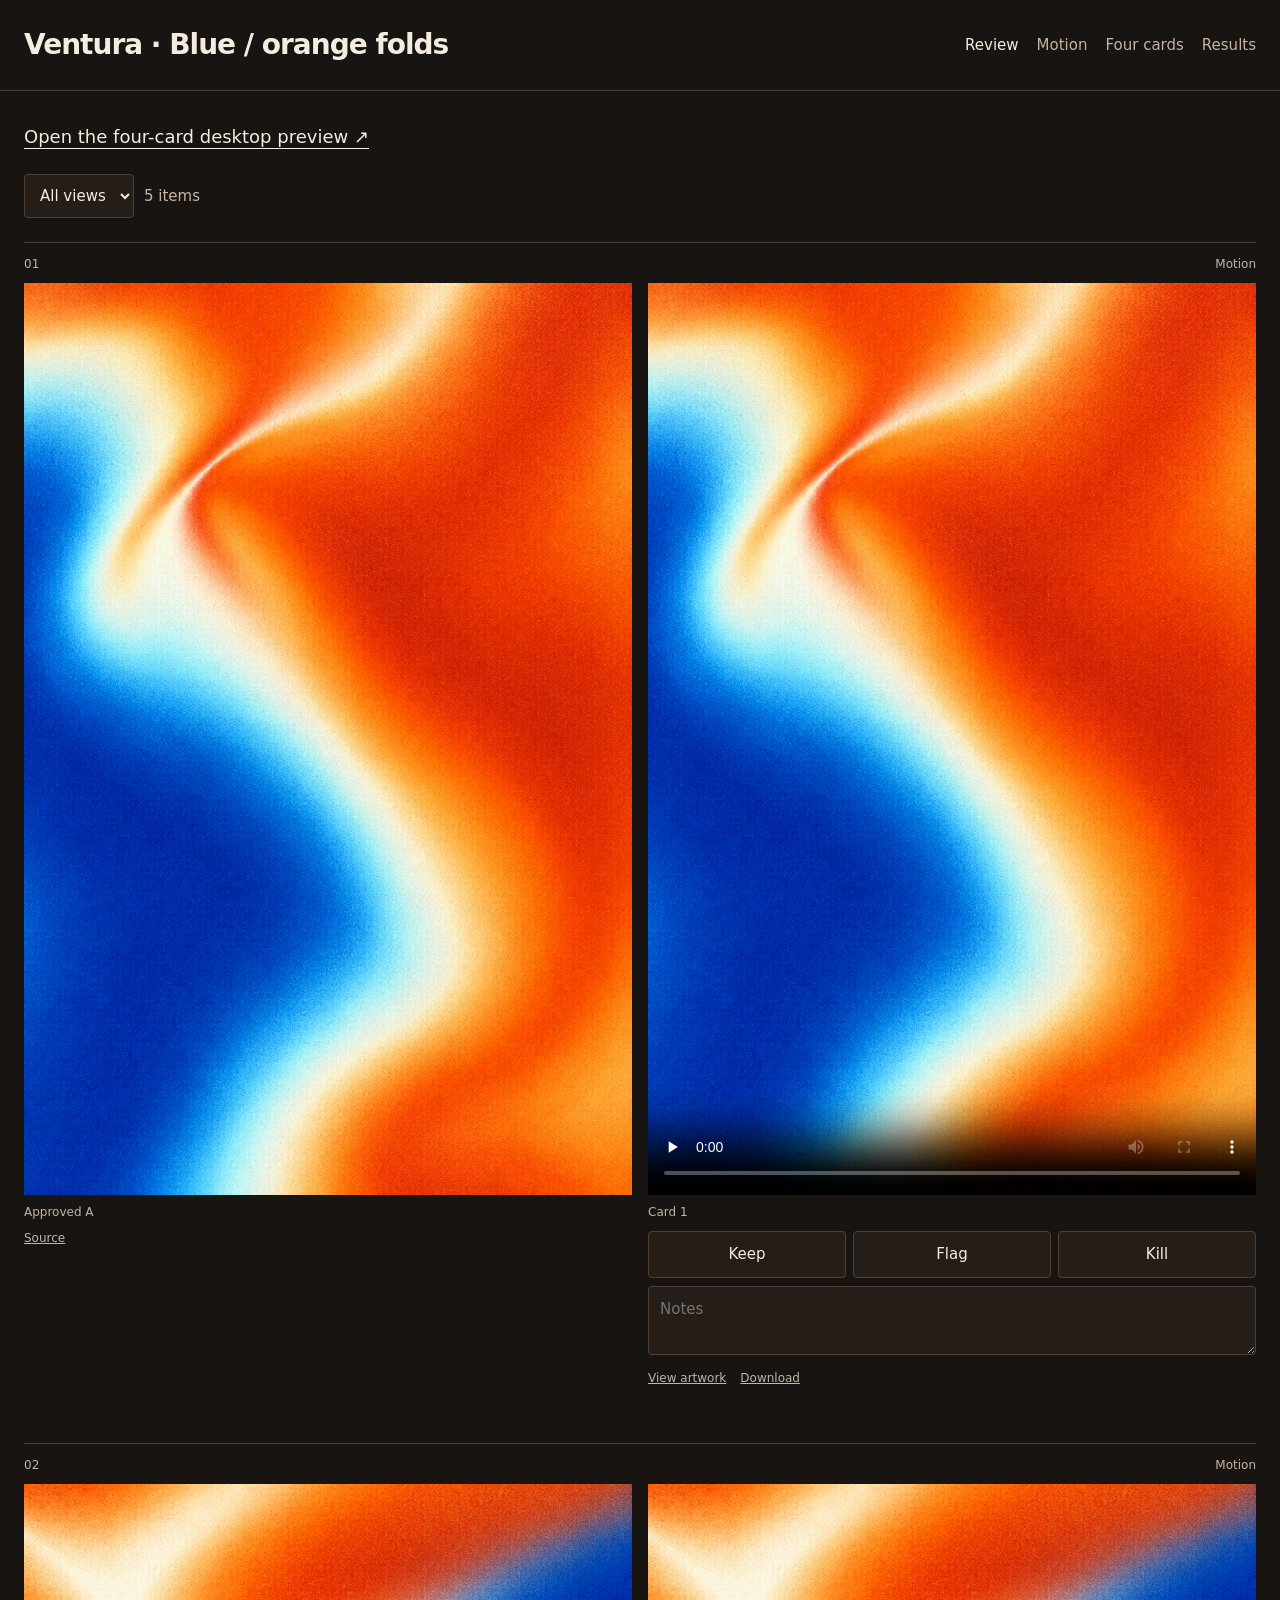
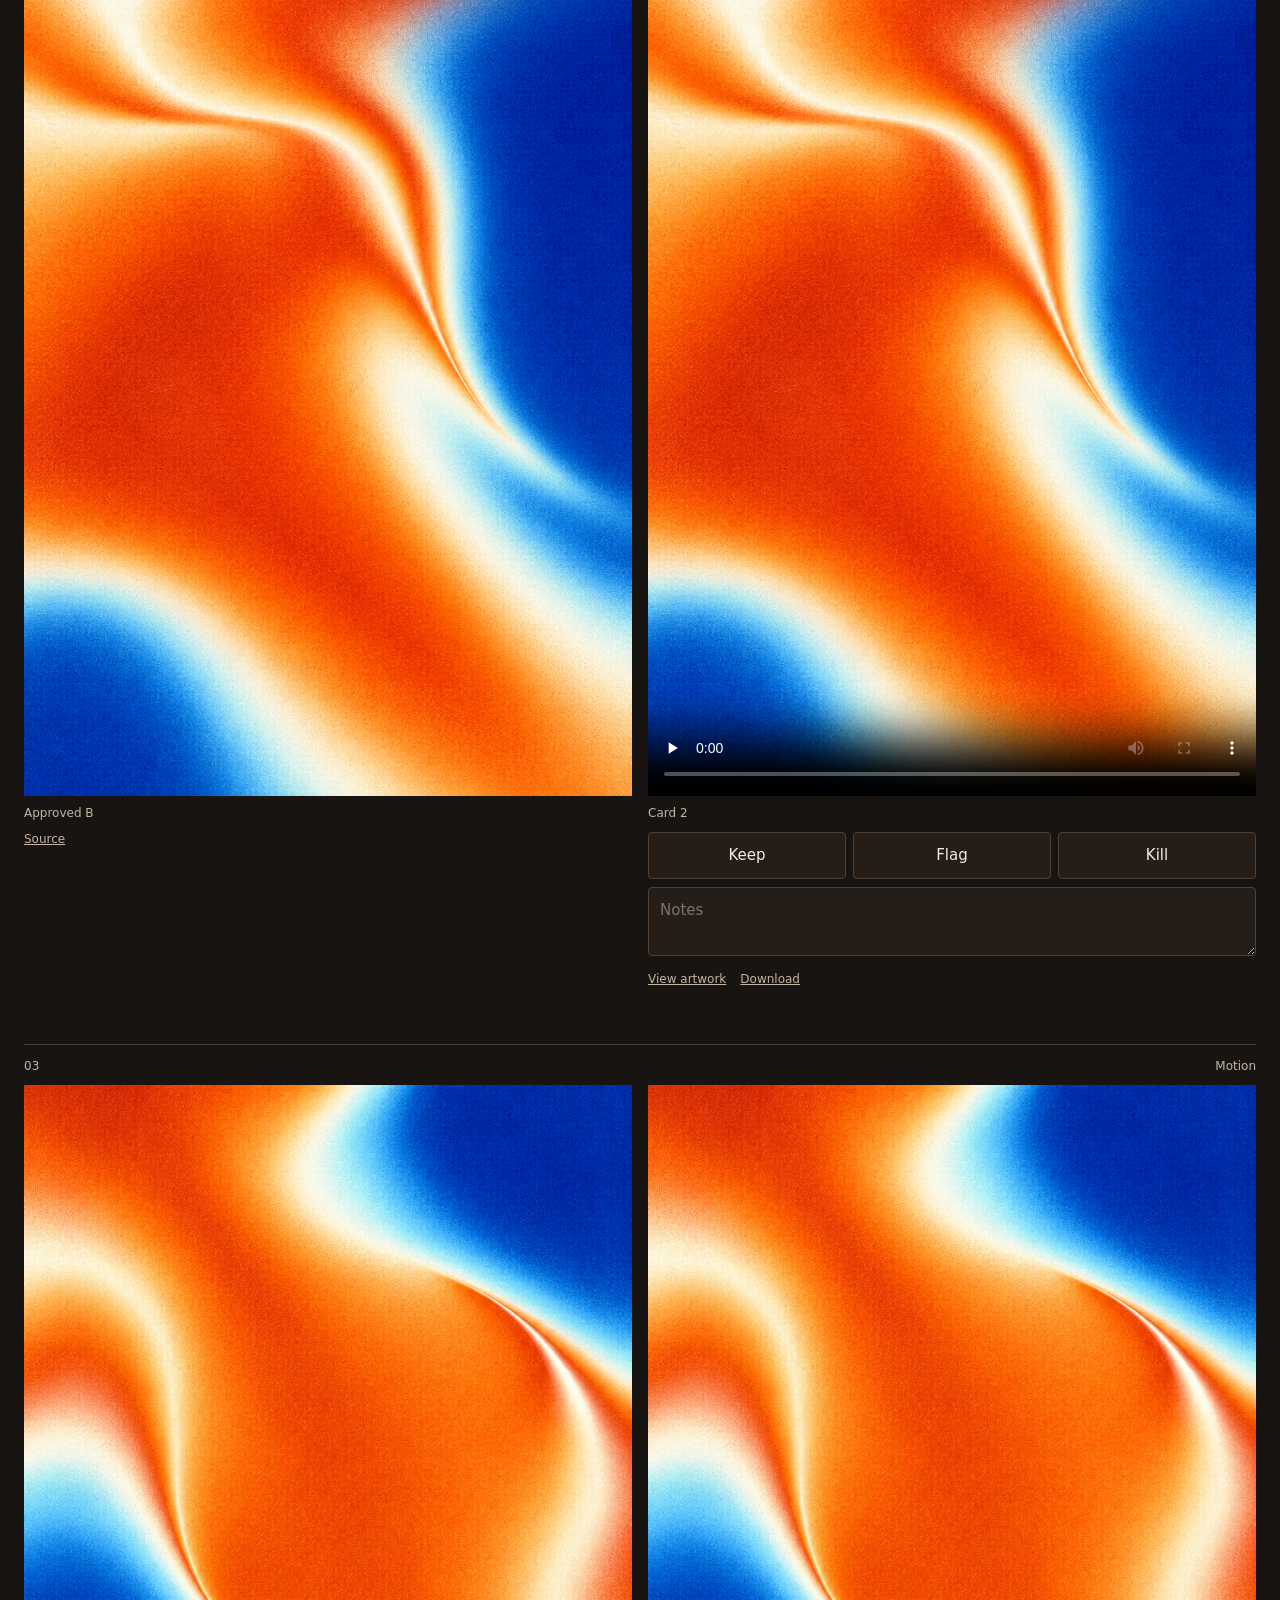
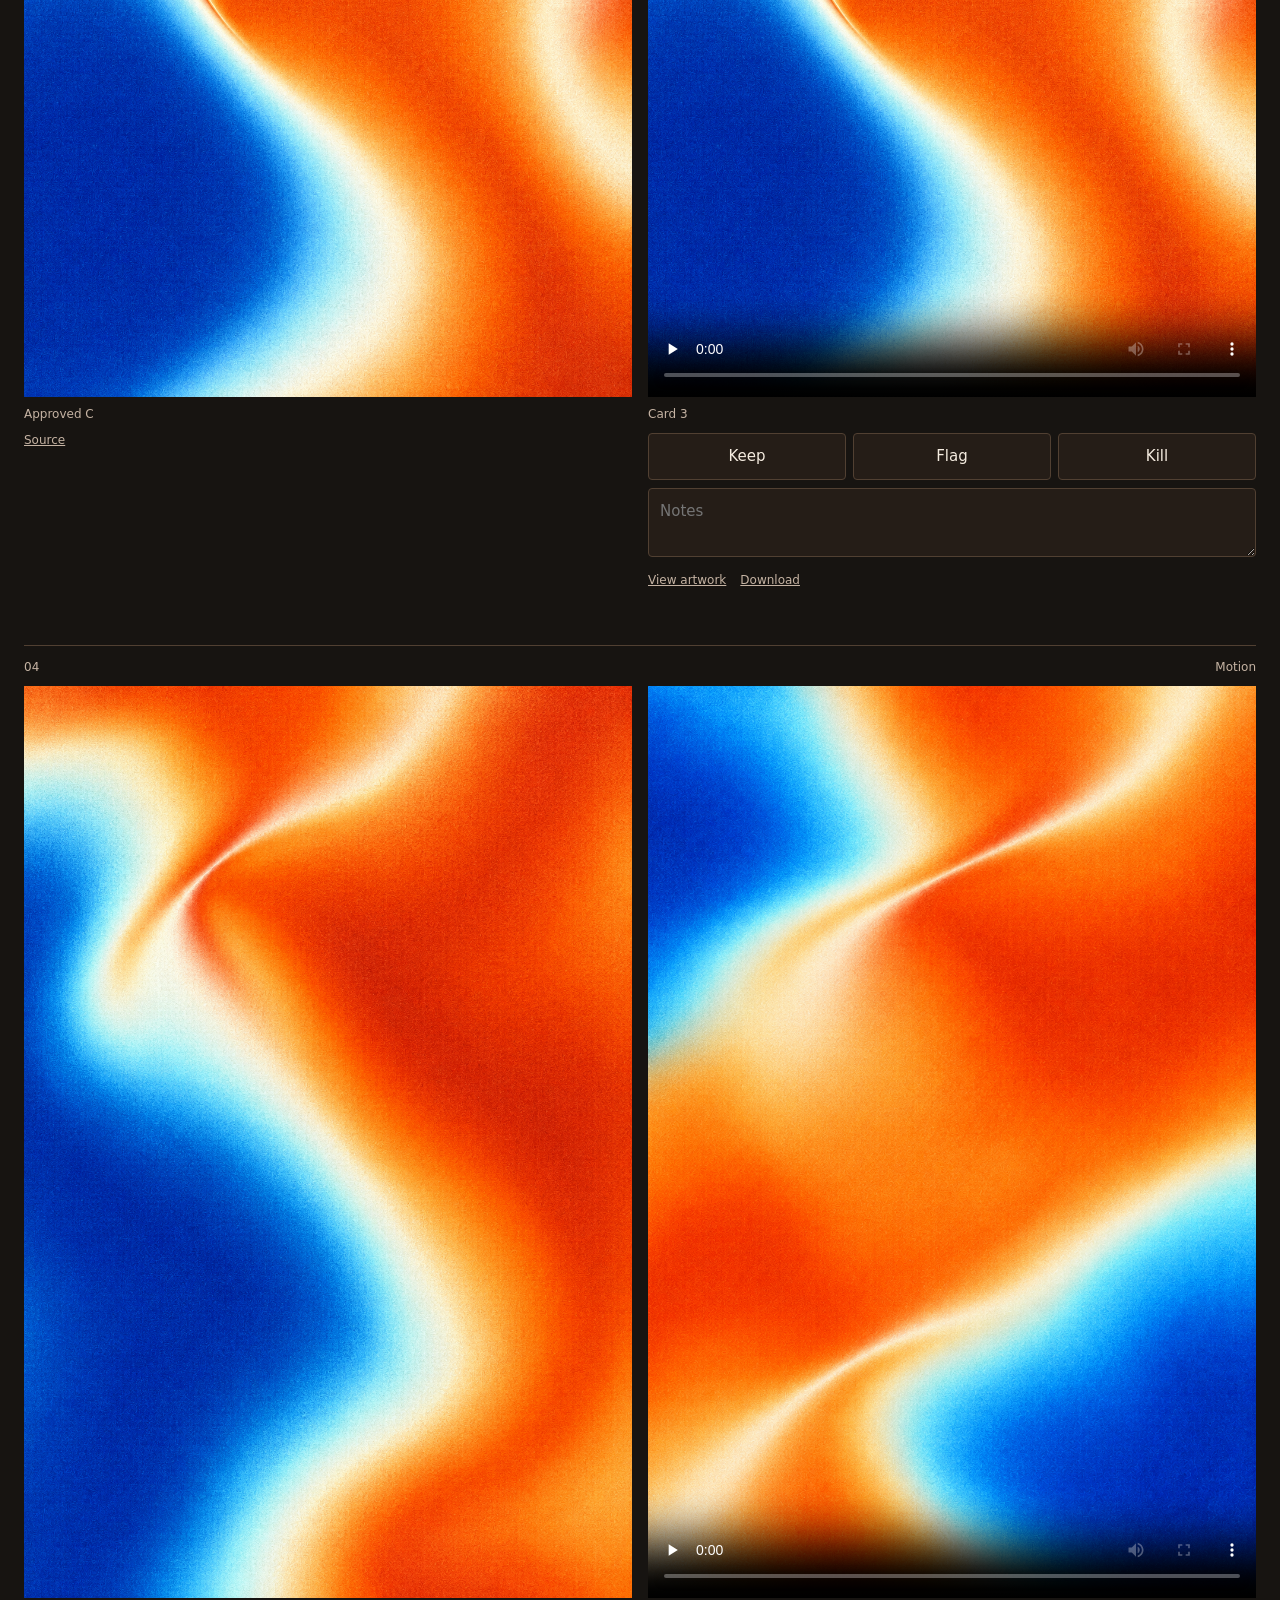
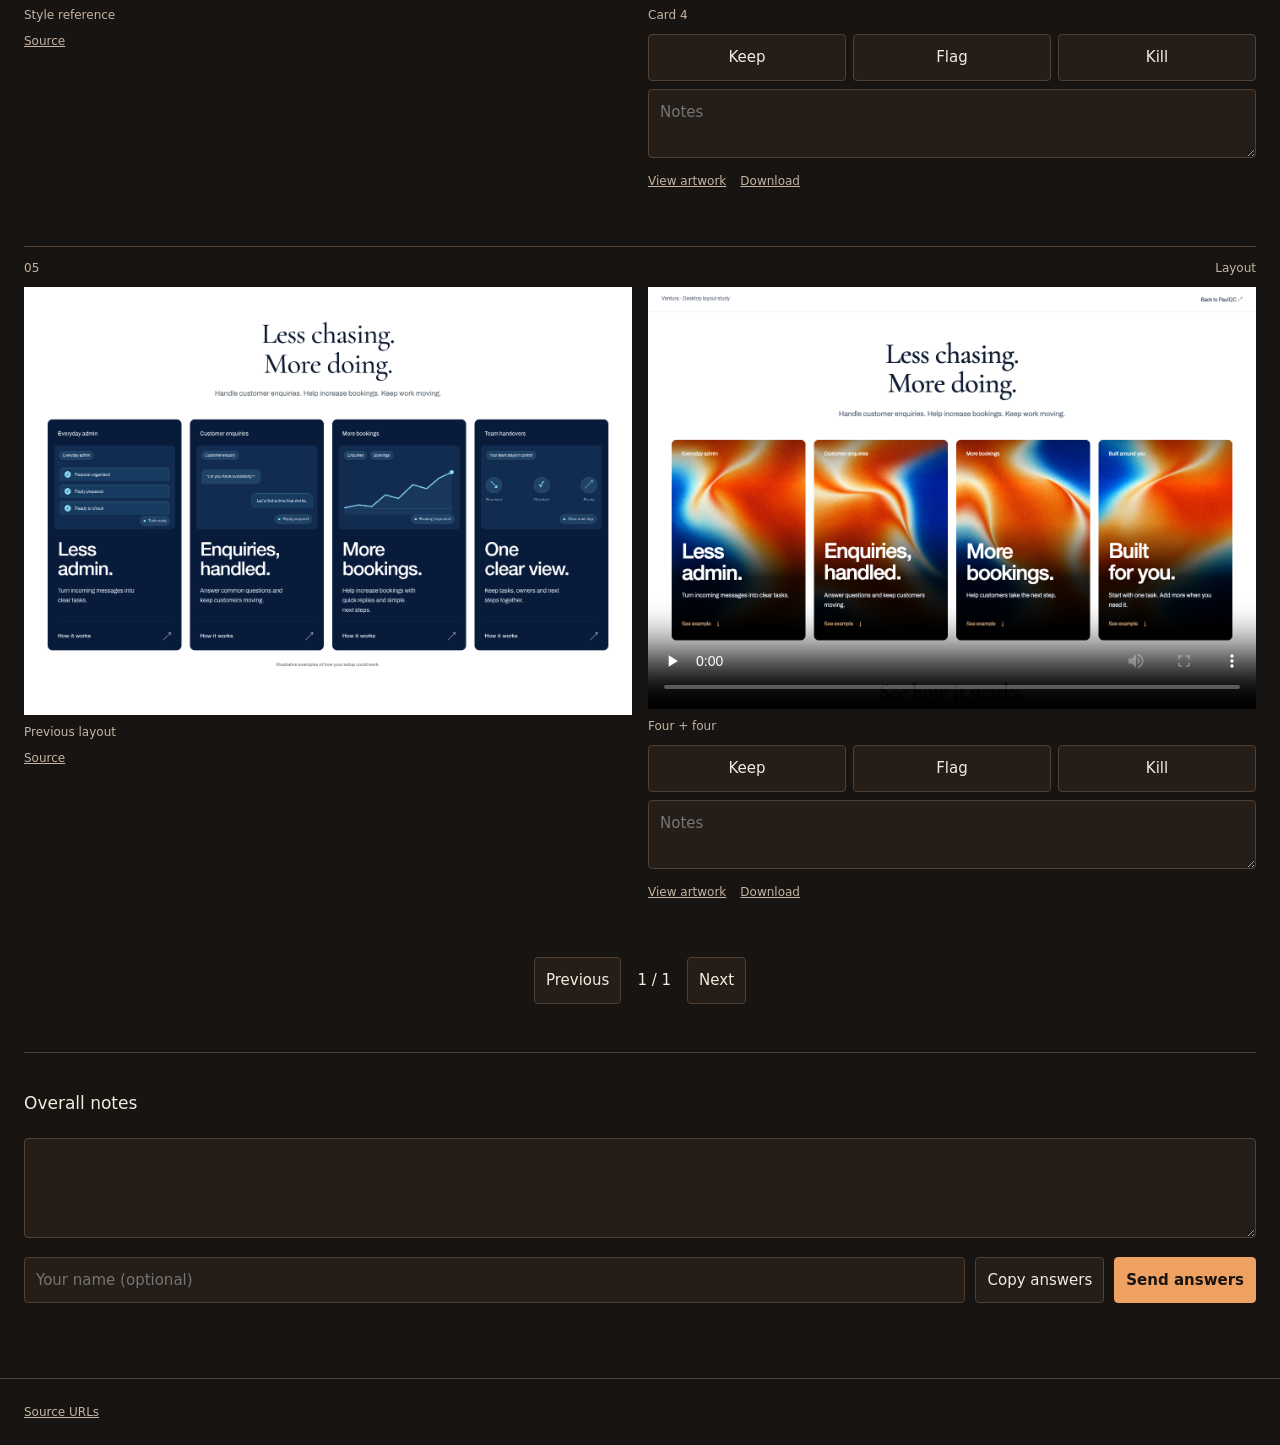
<file: index.html>
<!doctype html><html lang="en"><head><meta charset="utf-8"><meta name="viewport" content="width=device-width,initial-scale=1"><meta name="robots" content="noindex,nofollow"><title>PaulQC</title><link rel="icon" href="favicon.svg"><link rel="stylesheet" href="style.css?v=enquiry-stack-5"></head><body><header><h1 id="title">PaulQC</h1><nav><a href="index.html" aria-current="page">Review</a><a href="index.html?view=motion">Motion</a><a href="cards/" target="_blank" rel="noopener">Four cards</a><a href="results.html">Results</a></nav></header><main><p class="preview-link"><a href="cards/">Open the four-card desktop preview ↗</a></p><div class="toolbar"><select id="brand" aria-label="View"><option value="">All views</option></select><span id="count" class="muted"></span></div><div class="grid" id="items"></div><div class="pager"><button id="prev">Previous</button><span id="page"></span><button id="next">Next</button></div><section class="submit"><h2>Overall notes</h2><textarea id="overall" aria-label="Overall notes"></textarea><div class="send-row"><input id="name" aria-label="Your name (optional)" placeholder="Your name (optional)"><button id="copy">Copy answers</button><button id="send">Send answers</button></div><p id="status" class="status" role="status"></p><textarea id="copy-fallback" hidden readonly aria-label="Copy these answers"></textarea></section></main><footer><a href="sources.csv" download>Source URLs</a></footer><script src="config.js"></script><script src="app.js?v=enquiry-stack-5"></script></body></html>
</file>
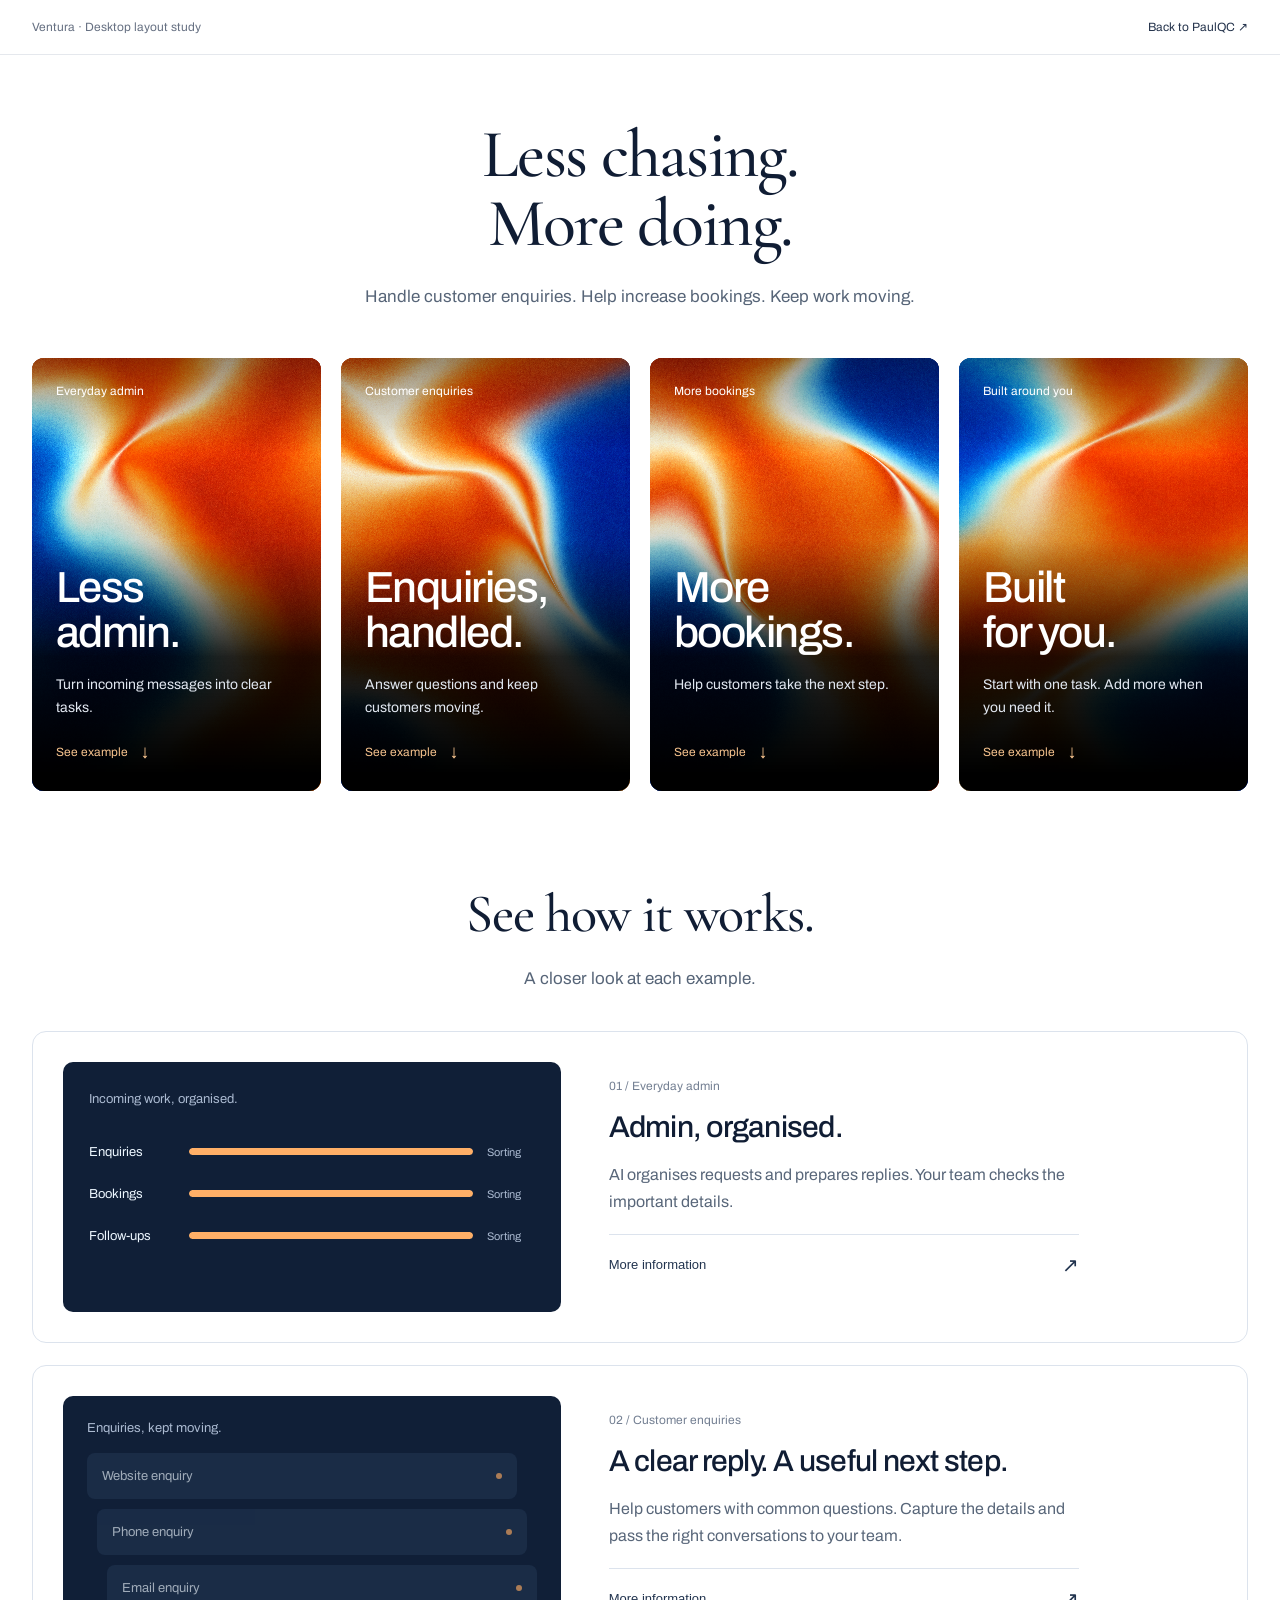
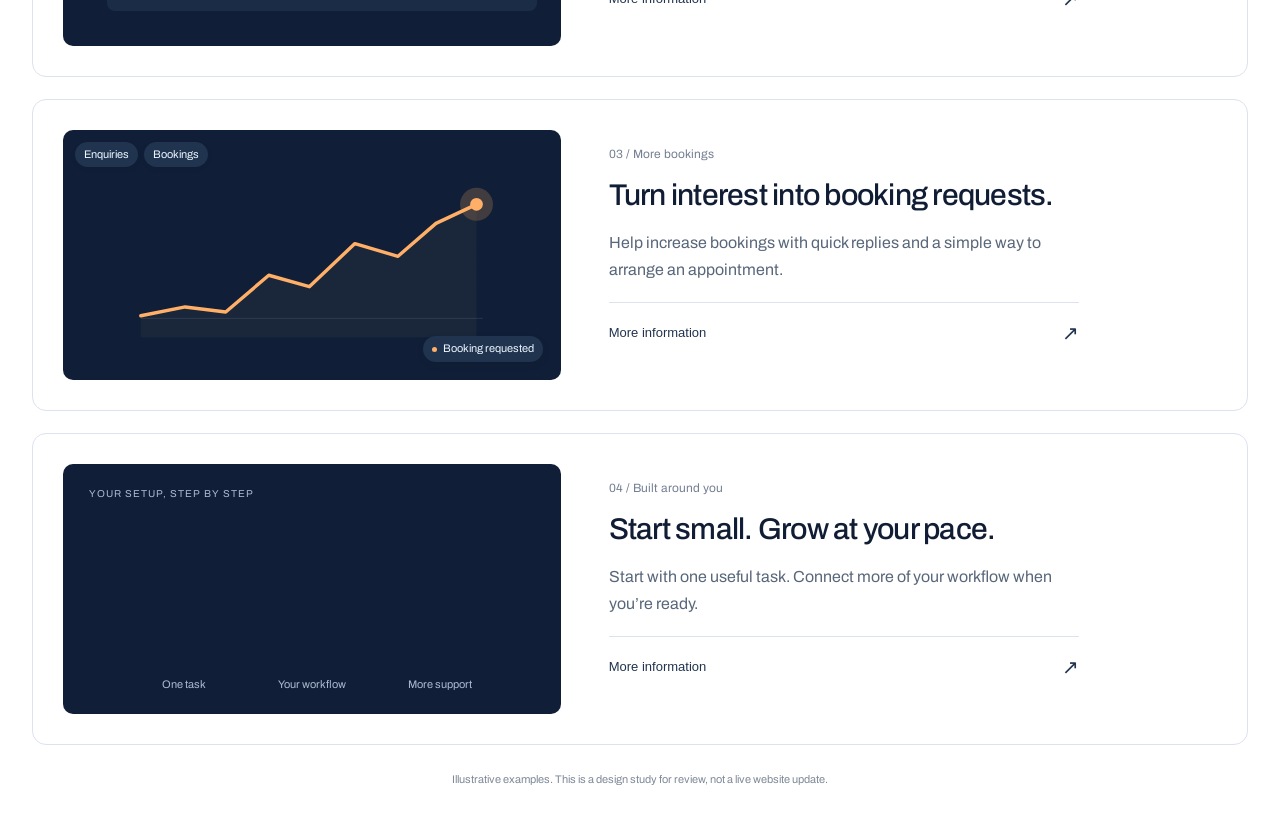
<file: cards/index.html>
<!doctype html><html lang="en-GB"><head><meta charset="utf-8"><meta name="viewport" content="width=device-width,initial-scale=1"><meta name="robots" content="noindex,nofollow"><title>Ventura · Card layout study</title><link rel="icon" href="../favicon.svg"><link rel="preconnect" href="https://fonts.googleapis.com"><link href="https://fonts.googleapis.com/css2?family=Archivo:wght@400;500;600&family=Cormorant+Garamond:wght@400;500&display=swap" rel="stylesheet"><link rel="stylesheet" href="flows.css?v=enquiry-stack-5"><link rel="stylesheet" href="mockup.css?v=enquiry-stack-5"><script src="details.js" defer></script></head><body><header class="study-header"><span>Ventura · Desktop layout study</span><a href="../">Back to PaulQC ↗</a></header><main><section class="art-section wrap" id="artwork"><div class="heading"><h1>Less chasing.<br>More doing.</h1><p>Handle customer enquiries. Help increase bookings. Keep work moving.</p></div><div class="art-grid"><article class="art-card"><iframe class="card-art" src="../studies/?capture=1&study=01" title="Animated approved abstract art 1" tabindex="-1"></iframe><div class="card-shade" aria-hidden="true"></div><p class="card-label">Everyday admin</p><div class="card-copy"><h2>Less<br>admin.</h2><p>Turn incoming messages into clear tasks.</p><a href="#example-1">See example <span>↓</span></a></div></article><article class="art-card"><iframe class="card-art" src="../studies/?capture=1&study=02" title="Animated approved abstract art 2" tabindex="-1"></iframe><div class="card-shade" aria-hidden="true"></div><p class="card-label">Customer enquiries</p><div class="card-copy"><h2>Enquiries,<br>handled.</h2><p>Answer questions and keep customers moving.</p><a href="#example-2">See example <span>↓</span></a></div></article><article class="art-card"><iframe class="card-art" src="../studies/?capture=1&study=03" title="Animated approved abstract art 3" tabindex="-1"></iframe><div class="card-shade" aria-hidden="true"></div><p class="card-label">More bookings</p><div class="card-copy"><h2>More<br>bookings.</h2><p>Help customers take the next step.</p><a href="#example-3">See example <span>↓</span></a></div></article><article class="art-card"><iframe class="card-art" src="../studies/?capture=1&study=04" title="Animated fourth abstract art variation" tabindex="-1"></iframe><div class="card-shade" aria-hidden="true"></div><p class="card-label">Built around you</p><div class="card-copy"><h2>Built<br>for you.</h2><p>Start with one task. Add more when you need it.</p><a href="#example-4">See example <span>↓</span></a></div></article></div></section><section class="examples-section wrap" id="examples"><div class="heading examples-heading"><h2>See how it works.</h2><p>A closer look at each example.</p></div><div class="example-rows"><article class="example-row" id="example-1"><div class="diagram" aria-hidden="true"><div class="flow-art flow-admin"><div class="sorting-panel"><p class="sorting-heading">Incoming work, organised.</p><div class="sorting-row" style="--delay:0.0s"><span class="sorting-label">Enquiries</span><div class="sorting-track"><span class="sorting-fill"></span></div><div class="sorting-status"><span class="sorting-wait">Sorting</span><span class="sorting-ready">Ready</span></div></div><div class="sorting-row" style="--delay:0.45s"><span class="sorting-label">Bookings</span><div class="sorting-track"><span class="sorting-fill"></span></div><div class="sorting-status"><span class="sorting-wait">Sorting</span><span class="sorting-ready">Ready</span></div></div><div class="sorting-row" style="--delay:0.9s"><span class="sorting-label">Follow-ups</span><div class="sorting-track"><span class="sorting-fill"></span></div><div class="sorting-status"><span class="sorting-wait">Sorting</span><span class="sorting-ready">Ready</span></div></div></div></div></div><div class="example-copy"><p class="row-label">01 / Everyday admin</p><h3>Admin, organised.</h3><p>AI organises requests and prepares replies. Your team checks the important details.</p><button class="flow-details-toggle" aria-expanded="false" aria-controls="flow-detail-0">More information <span>↗</span></button><div class="flow-details" id="flow-detail-0" hidden><p>We agree the tools, steps and checks with you before building your setup.</p></div></div></article><article class="example-row" id="example-2"><div class="diagram" aria-hidden="true"><div class="flow-art flow-enquiry"><div class="enquiry-stack"><p class="enquiry-heading">Enquiries, kept moving.</p><div class="enquiry-row" style="--offset:0px;--phase:0s"><span class="enquiry-outline"></span><span class="enquiry-channel">Website enquiry</span><span class="enquiry-step">Reply prepared</span><span class="enquiry-dot"></span></div><div class="enquiry-row" style="--offset:10px;--phase:-4.4s"><span class="enquiry-outline"></span><span class="enquiry-channel">Phone enquiry</span><span class="enquiry-step">Details captured</span><span class="enquiry-dot"></span></div><div class="enquiry-row" style="--offset:20px;--phase:-2.2s"><span class="enquiry-outline"></span><span class="enquiry-channel">Email enquiry</span><span class="enquiry-step">Follow-up ready</span><span class="enquiry-dot"></span></div></div></div></div><div class="example-copy"><p class="row-label">02 / Customer enquiries</p><h3>A clear reply. A useful next step.</h3><p>Help customers with common questions. Capture the details and pass the right conversations to your team.</p><button class="flow-details-toggle" aria-expanded="false" aria-controls="flow-detail-1">More information <span>↗</span></button><div class="flow-details" id="flow-detail-1" hidden><p>We agree the tools, steps and checks with you before building your setup.</p></div></div></article><article class="example-row" id="example-3"><div class="diagram" aria-hidden="true"><div class="flow-art flow-booking"><div class="flow-tags"><span class="flow-tag">Enquiries</span><span class="flow-tag">Bookings</span></div><svg class="booking-graph" viewBox="0 0 300 150" aria-hidden="true"><path class="graph-guide" d="M15 125H285"/><path class="graph-fill" d="M15 123L50 116L82 120L116 91L148 100L184 66L218 76L248 50L280 35V140H15Z"/><path class="graph-line" pathLength="1" d="M15 123L50 116L82 120L116 91L148 100L184 66L218 76L248 50L280 35"/><circle class="graph-halo" cx="280" cy="35" r="13"/><circle class="graph-dot" cx="280" cy="35" r="5"/></svg><span class="flow-status"><b></b>Booking requested</span></div></div><div class="example-copy"><p class="row-label">03 / More bookings</p><h3>Turn interest into booking requests.</h3><p>Help increase bookings with quick replies and a simple way to arrange an appointment.</p><button class="flow-details-toggle" aria-expanded="false" aria-controls="flow-detail-2">More information <span>↗</span></button><div class="flow-details" id="flow-detail-2" hidden><p>We agree the tools, steps and checks with you before building your setup.</p></div></div></article><article class="example-row" id="example-4"><div class="diagram" aria-hidden="true"><div class="flow-art flow-growth"><p class="setup-caption">YOUR SETUP, STEP BY STEP</p><div class="setup-chart"><div class="setup-stage" style="--height:40px;--delay:0.0s"><div class="setup-column"><span class="setup-number">01</span><span class="setup-fill"></span></div><span class="setup-label">One task</span></div><div class="setup-stage" style="--height:78px;--delay:0.65s"><div class="setup-column"><span class="setup-number">02</span><span class="setup-fill"></span></div><span class="setup-label">Your workflow</span></div><div class="setup-stage" style="--height:122px;--delay:1.3s"><div class="setup-column"><span class="setup-number">03</span><span class="setup-fill"></span></div><span class="setup-label">More support</span></div></div></div></div><div class="example-copy"><p class="row-label">04 / Built around you</p><h3>Start small. Grow at your pace.</h3><p>Start with one useful task. Connect more of your workflow when you’re ready.</p><button class="flow-details-toggle" aria-expanded="false" aria-controls="flow-detail-3">More information <span>↗</span></button><div class="flow-details" id="flow-detail-3" hidden><p>We agree the tools, steps and checks with you before building your setup.</p></div></div></article></div><p class="study-note">Illustrative examples. This is a design study for review, not a live website update.</p></section></main><script>const observer=new IntersectionObserver(entries=>entries.forEach(e=>e.target.dataset.visible=String(e.isIntersecting)));document.querySelectorAll('.example-row').forEach(e=>observer.observe(e));document.addEventListener('visibilitychange',()=>document.body.dataset.offscreen=String(document.hidden));</script><script>document.querySelectorAll('.art-card').forEach(card=>{function send(e,active){if(e.pointerType==='touch')return;const r=card.getBoundingClientRect();card.querySelector('iframe').contentWindow.postMessage({type:'art-pointer',x:(e.clientX-r.left)/r.width,y:(e.clientY-r.top)/r.height,active},location.origin)}card.addEventListener('pointermove',e=>send(e,true));card.addEventListener('pointerleave',e=>send(e,false))});</script></body></html>
</file>
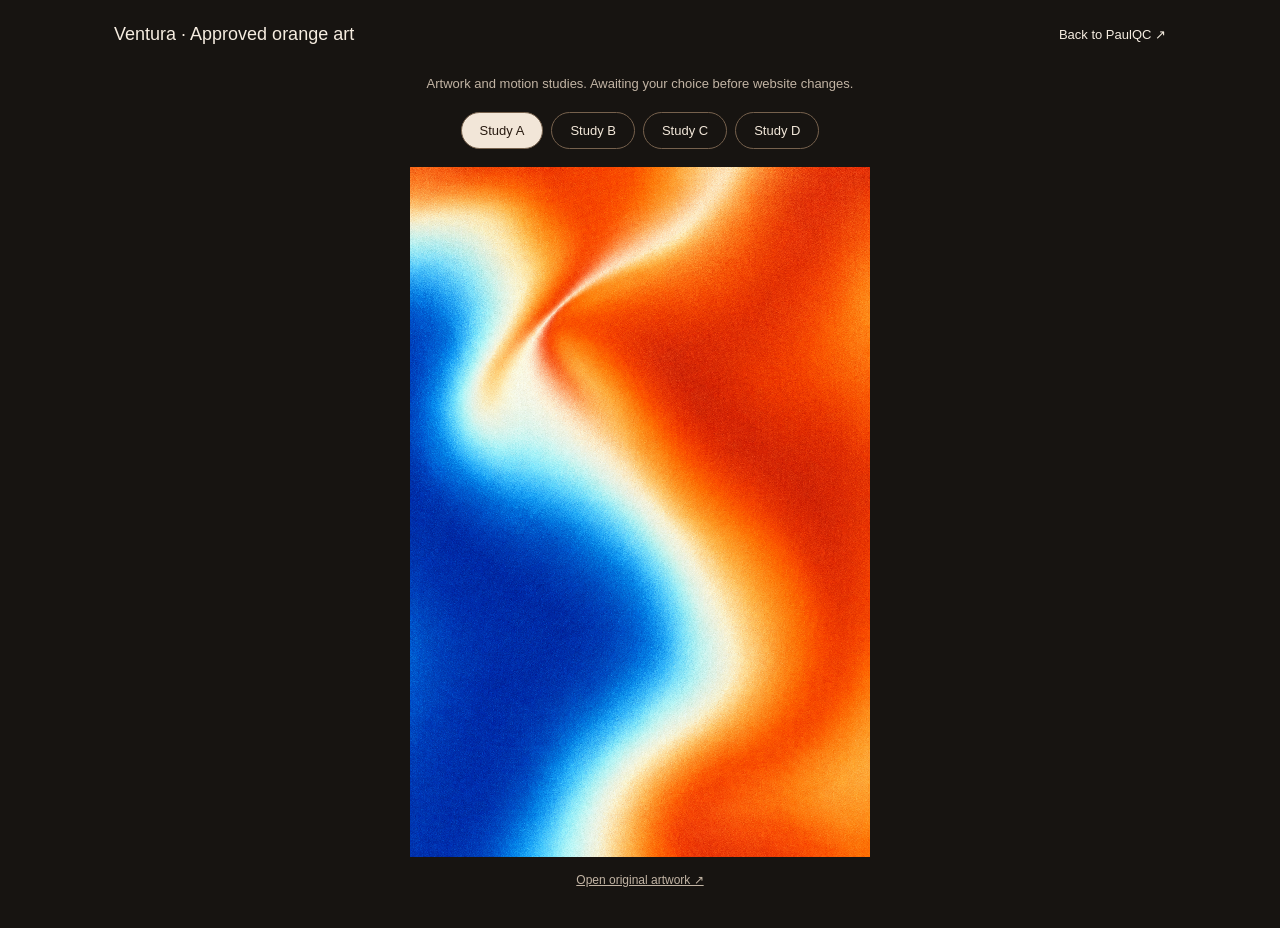
<file: studies/index.html>
<!doctype html><html lang="en-GB"><head><meta charset="utf-8"><meta name="viewport" content="width=device-width,initial-scale=1"><meta name="robots" content="noindex,nofollow"><title>Ventura · Approved orange art</title><link rel="icon" href="../favicon.svg"><style>*{box-sizing:border-box}body{margin:0;background:#171411;color:#f5ece0;font-family:Arial,sans-serif}header{max-width:1100px;margin:auto;padding:24px;display:flex;justify-content:space-between;align-items:center;gap:20px}h1{font-size:18px;font-weight:500;margin:0}a{color:inherit}header a{font-size:13px;text-decoration:none}main{padding:5px 24px 40px;text-align:center}p{font-size:13px;color:#c2b4a4;margin:0 0 18px;line-height:1.5}.choices{display:flex;justify-content:center;gap:8px;margin:18px 0}button{border:1px solid #76614d;background:transparent;color:#f3e8da;padding:10px 18px;border-radius:25px;font:inherit;font-size:13px;cursor:pointer}button[aria-pressed=true]{background:#f2e6d8;color:#281a10}button:focus-visible,a:focus-visible{outline:3px solid #ed995e;outline-offset:4px}.art{position:relative;width:min(460px,100%);aspect-ratio:2/3;margin:auto;overflow:hidden}canvas,img{position:absolute;inset:0;width:100%;height:100%;display:block}canvas{opacity:0}canvas[data-ready]{opacity:1}.capture header,.capture .choices,.capture p,.capture .asset-link{display:none}.capture main{padding:0}.capture .art{width:100vw;height:100vh;aspect-ratio:auto}.asset-link{display:inline-block;margin-top:16px;font-size:12px;color:#c2b4a4}</style></head><body><header><h1>Ventura · Approved orange art</h1><a href="../">Back to PaulQC ↗</a></header><main><p>Artwork and motion studies. Awaiting your choice before website changes.</p><div class="choices" role="group" aria-label="Choose an art study"><button data-study="01" aria-pressed="false">Study A</button><button data-study="02" aria-pressed="false">Study B</button><button data-study="03" aria-pressed="false">Study C</button><button data-study="04" aria-pressed="false">Study D</button></div><div class="art"><img id="still" alt="Orange, cream and cobalt abstract paint study"><canvas aria-label="Gently moving abstract paint study"></canvas></div><a class="asset-link" id="asset" target="_blank" rel="noopener">Open original artwork ↗</a></main><script src="motion.js"></script></body></html>
</file>
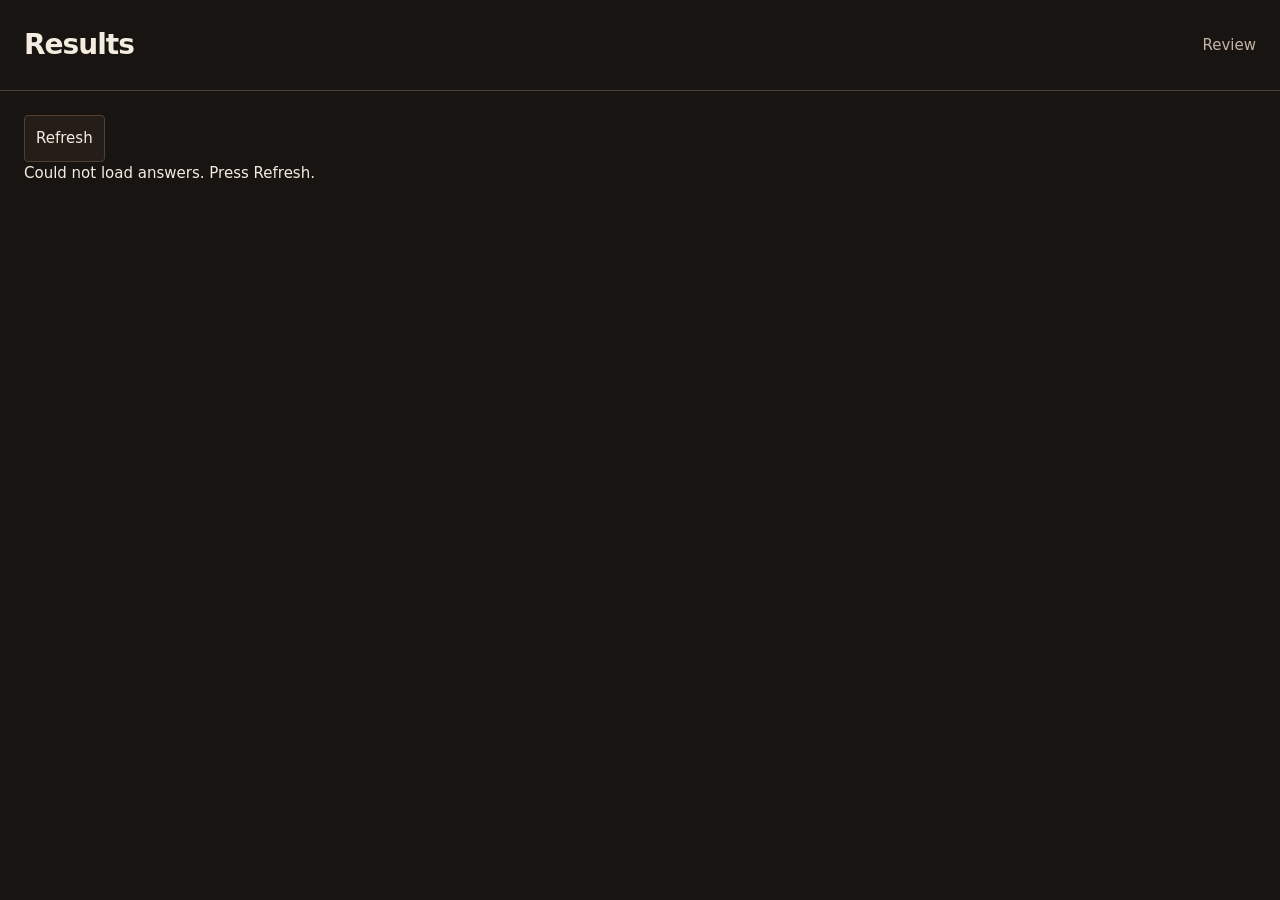
<file: results.html>
<!doctype html><html lang="en"><head><meta charset="utf-8"><meta name="viewport" content="width=device-width,initial-scale=1"><meta name="robots" content="noindex,nofollow"><title>PaulQC results</title><link rel="stylesheet" href="style.css?v=enquiry-stack-5"><link rel="icon" href="favicon.svg"></head><body><header><h1>Results</h1><nav><a href="index.html">Review</a></nav></header><main class="results"><button id="refresh">Refresh</button><div id="out" aria-live="polite">Loading…</div></main><script src="config.js"></script><script>
const esc=s=>String(s??'').replace(/[&<>"']/g,c=>({'&':'&amp;','<':'&lt;','>':'&gt;','"':'&quot;',"'":'&#39;'}[c]));
async function load(){try{let [r,m]=await Promise.all([fetch(CONFIG.store+'?t='+Date.now(),{cache:'no-store'}),fetch('manifest.json?v=enquiry-stack-5')]);if(!r.ok)throw Error();let data=await r.json(),manifest=await m.json(),ids=manifest.items.flatMap(i=>i.variants.filter(v=>!v.reference).map(v=>v.id));let subs=(data.submissions||[]).sort((a,b)=>new Date(b.ts)-new Date(a.ts));let totals=Object.fromEntries(ids.map(id=>[id,{K:0,F:0,X:0}]));let people=subs.map(s=>{let rows=ids.map(id=>{let n=(s.ids||[]).indexOf(id),v=n<0?'-':s.answers[n],note=s.notes?.[id]||'';if(note.trim()&&v!=='X')v='F';if(totals[id][v]!==undefined)totals[id][v]++;return '<tr><td>'+esc(id)+'</td><td>'+({K:'Keep',F:'Flag',X:'Kill'}[v]||'—')+'</td><td class="result-note">'+esc(note)+'</td></tr>'}).join('');return '<section class="person"><h2>'+esc(s.name)+'</h2><p class="muted">'+esc(new Date(s.ts).toLocaleString('en-GB'))+'</p><table><thead><tr><th>Item</th><th>Verdict</th><th>Notes</th></tr></thead><tbody>'+rows+'</tbody></table>'+(s.overall?'<p class="result-note">'+esc(s.overall)+'</p>':'')+'</section>'}).join('');document.querySelector('#out').innerHTML='<h2>Totals · '+subs.length+' people</h2><table><thead><tr><th>Item</th><th>Keep</th><th>Flag</th><th>Kill</th></tr></thead><tbody>'+ids.map(id=>'<tr><td>'+esc(id)+'</td><td>'+totals[id].K+'</td><td>'+totals[id].F+'</td><td>'+totals[id].X+'</td></tr>').join('')+'</tbody></table>'+people}catch(e){document.querySelector('#out').textContent='Could not load answers. Press Refresh.'}}
document.querySelector('#refresh').onclick=load;load();</script></body></html>
</file>
<file: style.css>
:root{--bg:#171411;--fg:#f5ece0;--panel:#251d17;--line:#514032;--mut:#c5b3a3;--accent:#efa161;--amber:#ffc866}*{box-sizing:border-box}body{margin:0;background:var(--bg);color:var(--fg);font:15px/1.5 system-ui,sans-serif}a{color:inherit}header,main,footer{max-width:1320px;margin:auto;padding:24px}header{display:flex;gap:20px;align-items:center;justify-content:space-between;border-bottom:1px solid var(--line)}h1{font-size:28px;letter-spacing:-1px;margin:0}nav{display:flex;gap:18px;flex-wrap:wrap}nav a{text-decoration:none;color:var(--mut)}nav a[aria-current]{color:var(--fg)}button,select,input,textarea{font:inherit;color:var(--fg);background:var(--panel);border:1px solid var(--line);border-radius:4px;padding:11px}button{cursor:pointer}button:hover,a:hover{filter:brightness(1.2)}button:focus-visible,a:focus-visible,input:focus-visible,textarea:focus-visible{outline:2px solid var(--accent);outline-offset:3px}.toolbar{display:flex;gap:10px;flex-wrap:wrap;align-items:center;margin:0 0 24px}.toolbar input{flex:1;min-width:180px}.grid{display:grid;grid-template-columns:repeat(3,minmax(0,1fr));gap:28px 20px}.item{min-width:0;border-top:1px solid var(--line);padding-top:12px}.number{font-size:12px;color:var(--mut);display:flex;justify-content:space-between;margin-bottom:10px}.variants{display:grid;grid-template-columns:repeat(var(--cols,1),minmax(0,1fr));gap:16px}.variant{min-width:0}.variant img,.variant video{width:100%;height:auto;display:block;background:#080d16}.variant video{aspect-ratio:var(--ratio,9/16);object-fit:contain}.variant .label{font-size:12px;color:var(--mut);margin:8px 0}.controls{display:flex;gap:7px;margin-top:10px}.controls button{flex:1;padding:11px 2px}.controls [aria-pressed=true]{background:var(--fg);color:var(--bg);border-color:var(--fg)}textarea{width:100%;resize:vertical;margin-top:8px;min-height:46px}.has-note{border-color:var(--amber)}.source{font-size:12px;color:var(--mut);display:flex;gap:14px;margin:8px 0}.pager{display:flex;justify-content:center;gap:16px;align-items:center;margin:30px 0}.submit{margin-top:48px;border-top:1px solid var(--line);padding-top:24px}.submit h2{font-size:17px;font-weight:500}.submit textarea{min-height:100px}.send-row{display:flex;gap:10px;margin-top:12px;flex-wrap:wrap}.send-row input{flex:1}#send{background:var(--accent);border-color:var(--accent);color:var(--bg);font-weight:650}.status{min-height:25px;font-size:13px;color:var(--mut)}.badge{display:inline-block;font-size:11px;border:1px solid var(--line);padding:3px 7px;margin-right:5px;color:var(--mut)}.analysis{font-size:14px}.analysis h2{font-size:18px;margin-bottom:8px}.analysis p{color:#ccd4df}.research{max-width:900px}.research h2{margin-top:40px}.research p,.research li{color:#d3dae3}.research .lead{font-size:28px;line-height:1.3;color:var(--fg)}.research .shirt{max-width:450px;width:100%;height:auto;float:right;margin:0 0 25px 30px}.research table,.results table{width:100%;border-collapse:collapse;margin:20px 0;font-size:14px}.research th,.research td,.results td,.results th{text-align:left;padding:12px;border-bottom:1px solid var(--line);vertical-align:top}.result-note{color:var(--amber);white-space:pre-wrap}.person{margin:35px 0}.muted{color:var(--mut)}.error{color:var(--amber)}.empty{padding:40px;border:1px solid var(--line)}footer{font-size:12px;color:var(--mut);border-top:1px solid var(--line)}[hidden]{display:none!important}@media(min-width:900px){.item:has(.variants[style*="--cols:2"]){grid-column:span 2}.item:has(.variants[style*="--cols:3"]){grid-column:span 3}}@media(max-width:800px){.grid{grid-template-columns:repeat(2,minmax(0,1fr))}header{align-items:flex-start}nav{font-size:13px;gap:10px}.research .shirt{float:none;margin:0}}@media(max-width:560px){.grid,.variants{grid-template-columns:1fr}header,main,footer{padding:18px}header{display:block}nav{margin-top:14px}.toolbar>*{width:100%}.send-row>*{width:100%}h1{font-size:25px}.research table{font-size:12px}.research td,.research th{padding:8px}.research .lead{font-size:23px}}

.grid { display: block; }
.item { margin-bottom: 48px; }

.motion-actions { display:flex; margin-bottom:16px; }

.preview-link{margin:8px 0 24px}.preview-link a{color:inherit;font-size:18px;text-underline-offset:5px}
</file>
<file: cards/flows.css>
/* Small, sequenced illustrations of useful outcomes. */
.outcome-card{--flow-ink:#dff3e4;--flow-accent:#a7dbb5;--flow-muted:#9ebbab;--flow-line:#678e784a;--flow-panel:#173d2b;--flow-chip:#244d36;--flow-shade:#1d4832;min-height:545px;padding:25px 24px 0;justify-content:flex-start}
body[data-theme=blue] .outcome-card{--flow-ink:#edf7ff;--flow-accent:#8bddf7;--flow-muted:#a2bbd7;--flow-line:#6492b54a;--flow-panel:#112c50;--flow-chip:#204266;--flow-shade:#173a60}
.outcome-card:after,body[data-theme=blue] .outcome-card:after{display:none}
.outcome-card .benefit-art{position:relative;inset:auto;z-index:auto;flex:none;height:198px;margin:19px -9px 23px;border-radius:8px;overflow:hidden}
.outcome-card .benefit-copy{padding:0;flex:1}.outcome-card .benefit-copy h3{font-size:clamp(34px,3.1vw,46px);line-height:1.04}.outcome-card .benefit-copy>p{font-size:14px;line-height:1.65;margin-top:18px;min-height:70px;color:var(--flow-ink)}
.flow-art{position:relative;width:100%;height:100%;background:var(--flow-panel);color:var(--flow-ink);overflow:hidden}
.flow-tag{display:inline-flex;align-items:center;position:absolute;top:12px;left:12px;font-size:9px;line-height:1.2;min-height:23px;padding:6px 9px;background:var(--flow-chip);color:var(--flow-ink);border-radius:20px;box-shadow:0 2px 5px #0001;animation:flow-tag-in 7s cubic-bezier(.2,.7,.2,1) infinite}
.flow-tags{position:absolute;z-index:2;top:12px;left:12px;display:flex;gap:6px}.flow-tags .flow-tag{position:static}.flow-tags .flow-tag:nth-child(2){animation-delay:.22s}
.flow-status{position:absolute;right:12px;bottom:12px;display:inline-flex;align-items:center;gap:6px;padding:6px 9px;border-radius:20px;background:var(--flow-chip);color:var(--flow-ink);font-size:9px;line-height:1.2;white-space:nowrap;box-shadow:0 3px 8px #0001;animation:flow-status-in 7s cubic-bezier(.2,.75,.2,1) infinite}.flow-status b{display:block;width:5px;height:5px;border-radius:50%;background:var(--flow-accent)}
.booking-graph{position:absolute;inset:29px 0 23px;width:100%;height:145px;overflow:visible}.graph-guide{stroke:var(--flow-line);stroke-width:.6;fill:none}.graph-line{fill:none;stroke:var(--flow-accent);stroke-width:2.7;stroke-linecap:round;stroke-linejoin:round;stroke-dasharray:1 1;stroke-dashoffset:0;animation:flow-line-draw 7s cubic-bezier(.4,0,.2,1) infinite}.graph-fill{fill:var(--flow-accent);opacity:.045;animation:flow-area-in 7s ease-in-out infinite}.graph-dot{fill:var(--flow-accent);animation:flow-dot-in 7s ease infinite}.graph-halo{fill:var(--flow-accent);opacity:.2;transform-origin:280px 35px;animation:flow-end-pulse 7s ease-out infinite}
.flow-tasks{position:absolute;left:14px;right:14px;top:53px;display:flex;flex-direction:column;gap:8px}.flow-task{display:flex;align-items:center;gap:9px;color:var(--flow-ink);font-size:10px;padding:7px 10px;border:1px solid var(--flow-line);border-radius:6px;background:var(--flow-shade);animation:flow-task-in 7s ease infinite}.flow-task i{font-style:normal;font-size:9px;border-radius:50%;width:15px;height:15px;display:grid;place-items:center;background:var(--flow-accent);color:#10253b}.task-two{animation-delay:.3s}.task-three{animation-delay:.6s}.flow-admin .flow-status{bottom:8px}
.flow-message{position:absolute;padding:10px 12px;border-radius:10px;color:var(--flow-ink);font-size:10px;line-height:1.4;max-width:89%}.question{left:12px;top:57px;background:var(--flow-chip);border-bottom-left-radius:3px;animation:flow-question-in 7s ease infinite}.answer{right:12px;top:113px;background:var(--flow-shade);border:1px solid var(--flow-line);border-bottom-right-radius:3px;animation:flow-answer-in 7s ease infinite}.flow-typing{position:absolute;right:20px;top:104px;display:flex;gap:4px;opacity:0;animation:flow-typing-in 7s ease infinite}.flow-typing i{width:4px;height:4px;background:var(--flow-accent);border-radius:50%;animation:flow-typing-dot .75s ease-in-out infinite}.flow-typing i:nth-child(2){animation-delay:.15s}.flow-typing i:nth-child(3){animation-delay:.3s}

.flow-details-toggle{display:flex;align-items:center;justify-content:space-between;width:100%;padding:18px 0;margin-top:14px;border:0;border-top:1px solid var(--flow-line);border-radius:0;color:var(--flow-ink);background:none;box-shadow:none;font-family:var(--control-font,Arial,sans-serif);font-size:13px;font-weight:500;cursor:pointer;min-height:56px;transition:color .2s}.flow-details-toggle:hover{color:var(--flow-accent);background:none;transform:none}.flow-details-toggle span{display:block;font-size:20px;transition:transform .3s}.flow-details-toggle[aria-expanded=true] span{transform:rotate(90deg)}.flow-details{overflow:hidden;color:var(--flow-ink);font-size:13px;line-height:1.7}.flow-details p{margin:5px 0 15px}.flow-details a{display:inline-block;color:var(--flow-accent);padding-bottom:24px}.flow-note{font-size:11px;color:var(--muted);text-align:center;margin:25px 0 0}
.outcome-card .flow-art *{animation-play-state:paused}.outcome-card[data-visible=true] .flow-art *{animation-play-state:running}body[data-offscreen=true] .flow-art *{animation-play-state:paused!important}
@keyframes flow-line-draw{0%,8%{stroke-dashoffset:1;opacity:0}10%{opacity:1}38%,86%{stroke-dashoffset:0;opacity:1}96%,100%{stroke-dashoffset:0;opacity:0}}
@keyframes flow-area-in{0%,35%,100%{opacity:0}45%,86%{opacity:.065}96%{opacity:0}}
@keyframes flow-dot-in{0%,34%,100%{opacity:0;transform:scale(.8)}42%,87%{opacity:1;transform:scale(1)}95%{opacity:0}}
@keyframes flow-end-pulse{0%,35%,100%{opacity:0;transform:scale(.5)}40%{opacity:.3;transform:scale(.6)}58%{opacity:0;transform:scale(1.6)}62%{opacity:.2;transform:scale(.6)}82%{opacity:0;transform:scale(1.6)}}
@keyframes flow-tag-in{0%,4%{opacity:0;transform:translateY(4px) scale(.94)}14%,88%{opacity:1;transform:translateY(0) scale(1)}98%,100%{opacity:0}}
@keyframes flow-status-in{0%,46%{opacity:0;transform:translateY(7px)}55%,88%{opacity:1;transform:translateY(0)}98%,100%{opacity:0;transform:translateY(0)}}
@keyframes flow-task-in{0%,6%{opacity:0;transform:translateX(-10px)}19%,86%{opacity:1;transform:translateX(0)}97%,100%{opacity:0}}
@keyframes flow-question-in{0%,5%{opacity:0;transform:translateY(6px)}15%,88%{opacity:1;transform:translateY(0)}98%,100%{opacity:0}}
@keyframes flow-answer-in{0%,38%{opacity:0;transform:translateY(7px)}48%,88%{opacity:1;transform:translateY(0)}98%,100%{opacity:0}}
@keyframes flow-typing-in{0%,16%,42%,100%{opacity:0}21%,36%{opacity:1}}
@keyframes flow-typing-dot{50%{transform:translateY(-3px)}}
@media(prefers-reduced-motion:reduce){.flow-art *{animation:none!important}.flow-typing{display:none}.flow-details-toggle span{transition:none}}
.graph-dot{transform-origin:280px 35px}
</file>
<file: cards/mockup.css>
*{box-sizing:border-box}html{scroll-behavior:smooth;scroll-padding-top:24px}body{margin:0;background:#fff;color:#101d34;font-family:Archivo,Arial,sans-serif;--flow-ink:#edf7ff;--flow-accent:#ffaf67;--flow-muted:#abbad1;--flow-line:#6a85ad4a;--flow-panel:#101f37;--flow-chip:#20344f;--flow-shade:#172d49}.wrap{width:min(1328px,calc(100% - 64px));margin:auto}.study-header{padding:20px 32px;border-bottom:1px solid #e5e8ed;display:flex;justify-content:space-between;font-size:12px;color:#667082}.study-header a{color:#24334c;text-decoration:none}.heading{text-align:center;margin:65px 0 48px}.heading h1,.heading h2{font-family:'Cormorant Garamond',Georgia,serif;font-size:68px;line-height:1.02;letter-spacing:-.025em;font-weight:500;margin:0 0 24px}.heading p{font-size:17px;line-height:1.6;color:#576578;margin:0}.art-grid{display:grid;grid-template-columns:repeat(4,minmax(0,1fr));gap:20px}.art-card{position:relative;aspect-ratio:2/3;background:#000;overflow:hidden;border-radius:12px;color:white;isolation:isolate}.card-art{position:absolute;inset:0;width:100%;height:100%;border:0;pointer-events:none}.card-shade{position:absolute;inset:0;background:linear-gradient(#0006,transparent 22%,#0002 42%,#000d 69%,#000 96%);pointer-events:none}.card-label{position:absolute;top:26px;left:24px;font-size:12px;margin:0;z-index:2}.card-copy{position:absolute;left:24px;right:24px;bottom:24px;z-index:2}.card-copy h2{font-family:'Helvetica Neue',Archivo,Arial,sans-serif;font-size:clamp(30px,3.4vw,49px);line-height:1.04;letter-spacing:-.035em;font-weight:500;margin:0}.card-copy p{font-size:14px;line-height:1.65;margin:18px 0;color:#e2e8f1;min-height:46px}.card-copy a{display:flex;align-items:center;gap:14px;font-size:12px;color:#f5c28d;text-decoration:none;min-height:30px}.card-copy a span{transition:transform .3s}.card-copy a:hover span{transform:translateY(3px)}a:focus-visible,button:focus-visible{outline:3px solid #de8841;outline-offset:4px}.examples-section{padding-bottom:45px}.examples-heading{margin-top:95px;margin-bottom:38px}.examples-heading h2{font-size:54px}.example-rows{display:grid;grid-template-columns:1fr;gap:22px}.example-row{display:grid;grid-template-columns:.9fr 1.1fr;align-items:center;gap:48px;border:1px solid #dce3ed;border-radius:14px;padding:30px;min-height:308px}.diagram{height:250px;border-radius:10px;overflow:hidden;pointer-events:none}.diagram .flow-tag{font-size:11px}.diagram .flow-status{font-size:11px;bottom:18px;right:18px}.diagram .flow-tasks{top:58px;left:20px;right:20px;gap:10px}.diagram .flow-task{font-size:13px;padding:10px 13px}.diagram .flow-message{font-size:13px}.diagram .question{top:64px;left:20px}.diagram .answer{top:127px;right:20px}.diagram .flow-typing{top:119px}.diagram .booking-graph{inset:30px 0 30px;height:190px}.row-label{font-size:12px;color:#737f92;margin:0 0 17px}.example-copy h3{font-size:30px;line-height:1.15;letter-spacing:-.025em;font-weight:500;max-width:480px;margin:0 0 17px}.example-copy>p:not(.row-label){color:#59677a;font-size:16px;line-height:1.7;max-width:470px;margin:0}.example-copy .flow-details-toggle{color:#21334e;border-color:#dce3ed;margin-top:18px;width:100%;max-width:470px;text-align:left}.example-copy .flow-details{color:#59677a;max-width:470px}.study-note{text-align:center;color:#7f8998;font-size:11px;margin:28px 0 0}.example-row .flow-art *{animation-play-state:paused}.example-row[data-visible=true] .flow-art *{animation-play-state:running}.flow-tag,.flow-status{z-index:1}.capture .study-header{display:none}@media(max-width:1100px){.wrap{width:calc(100% - 40px)}.art-grid{gap:12px}.card-copy,.card-label{left:16px;right:16px}.card-copy h2{font-size:34px}.card-copy p{font-size:12px}.example-row{gap:30px}}@media(prefers-reduced-motion:reduce){html{scroll-behavior:auto}*,*:before,*:after{animation:none!important;transition:none!important}}
.sorting-panel{position:absolute;inset:30px 26px}
.sorting-heading{font-size:13px;color:var(--flow-muted);margin:0 0 25px}
.sorting-row{display:grid;grid-template-columns:86px minmax(0,1fr) 48px;align-items:center;gap:14px;min-height:42px;position:relative}
.sorting-label{font-size:13px;color:var(--flow-ink)}
.sorting-track{height:7px;border-radius:8px;background:#ffffff12;overflow:hidden}
.sorting-fill{display:block;width:100%;height:100%;background:var(--flow-accent);border-radius:8px;transform-origin:left;animation:sorting-fill 8s cubic-bezier(.22,.65,.25,1) infinite;animation-delay:var(--delay)}
.sorting-status{position:relative;height:18px;font-size:11px}
.sorting-status span{position:absolute;inset:0;display:flex;align-items:center}
.sorting-wait{color:var(--flow-muted);animation:sorting-wait 8s ease infinite;animation-delay:var(--delay)}
.sorting-ready{color:var(--flow-accent);animation:sorting-ready 8s ease infinite;animation-delay:var(--delay);opacity:0}
@keyframes sorting-fill{0%,7%{transform:scaleX(.03);opacity:.4}27%{transform:scaleX(.54);opacity:1}43%,83%{transform:scaleX(1);opacity:1}94%,100%{transform:scaleX(1);opacity:0}}
@keyframes sorting-wait{0%,37%{opacity:1}44%,88%{opacity:0}97%,100%{opacity:1}}
@keyframes sorting-ready{0%,37%{opacity:0;transform:translateY(3px)}44%,83%{opacity:1;transform:translateY(0)}94%,100%{opacity:0;transform:translateY(0)}}
@media(prefers-reduced-motion:reduce){.sorting-fill{animation:none;transform:scaleX(1);opacity:1}.sorting-wait{display:none!important}.sorting-ready{animation:none;opacity:1;transform:none}}

.setup-caption{position:absolute;top:24px;left:26px;margin:0;font-size:10px;letter-spacing:.1em;color:var(--flow-muted)}
.setup-chart{position:absolute;inset:50px 30px 22px;display:flex;justify-content:center;align-items:flex-end;gap:28px}
.setup-stage{display:flex;flex-direction:column;align-items:center;gap:12px;width:100px;flex-shrink:0}
.setup-column{position:relative;width:48px;height:var(--height)}
.setup-fill{position:absolute;inset:0;background:var(--flow-accent);border-radius:6px 6px 0 0;transform-origin:bottom;transform:scaleY(0);animation:setup-rise 8s cubic-bezier(.22,.65,.25,1) infinite;animation-delay:var(--delay);animation-fill-mode:both}
.setup-number{position:absolute;bottom:calc(100% + 9px);left:0;right:0;text-align:center;font-size:13px;font-variant-numeric:tabular-nums;color:var(--flow-ink);opacity:0;animation:setup-label-in 8s ease infinite;animation-delay:var(--delay);animation-fill-mode:both}
.setup-label{font-size:11px;line-height:16px;color:var(--flow-muted);white-space:nowrap}
@keyframes setup-rise{0%,5%{transform:scaleY(0);opacity:0}7%{opacity:1}16%,75%{transform:scaleY(1);opacity:1}87%,100%{transform:scaleY(1);opacity:0}}
@keyframes setup-label-in{0%,13%{opacity:0;transform:translateY(4px)}20%,75%{opacity:1;transform:translateY(0)}87%,100%{opacity:0;transform:translateY(0)}}
@media(prefers-reduced-motion:reduce){.setup-fill{animation:none;transform:scaleY(1);opacity:1}.setup-number{animation:none;transform:none;opacity:1}}

.enquiry-stack{position:absolute;inset:25px 24px}
.enquiry-heading{margin:0 0 18px;font-size:13px;color:var(--flow-muted)}
.enquiry-row{position:relative;display:flex;align-items:center;gap:12px;width:calc(100% - 20px);height:46px;margin-bottom:10px;padding:0 15px;border-radius:8px;background:#20344f;transform:translateX(var(--offset));opacity:.65;animation:enquiry-focus 6.6s ease infinite;animation-delay:var(--phase)}
.enquiry-outline{position:absolute;inset:0;border:1px solid var(--flow-accent);border-radius:inherit;pointer-events:none;opacity:0;animation:enquiry-highlight 6.6s ease infinite;animation-delay:var(--phase)}
.enquiry-channel{font-size:13px;color:var(--flow-ink);white-space:nowrap}
.enquiry-step{margin-left:auto;font-size:11px;color:var(--flow-muted);white-space:nowrap;opacity:0;animation:enquiry-step 6.6s ease infinite;animation-delay:var(--phase)}
.enquiry-dot{width:6px;height:6px;flex-shrink:0;background:var(--flow-accent);border-radius:50%}
@keyframes enquiry-focus{0%,26%{opacity:1}33%,93%{opacity:.65}100%{opacity:1}}
@keyframes enquiry-highlight{0%,26%{opacity:1}33%,93%{opacity:0}100%{opacity:1}}
@keyframes enquiry-step{0%,26%{opacity:1;transform:translateX(0)}33%,93%{opacity:0;transform:translateX(-4px)}100%{opacity:1;transform:translateX(0)}}
@media(prefers-reduced-motion:reduce){.enquiry-row{animation:none;opacity:1}.enquiry-outline{animation:none;opacity:0}.enquiry-step{animation:none;opacity:1;transform:none}}
</file>
